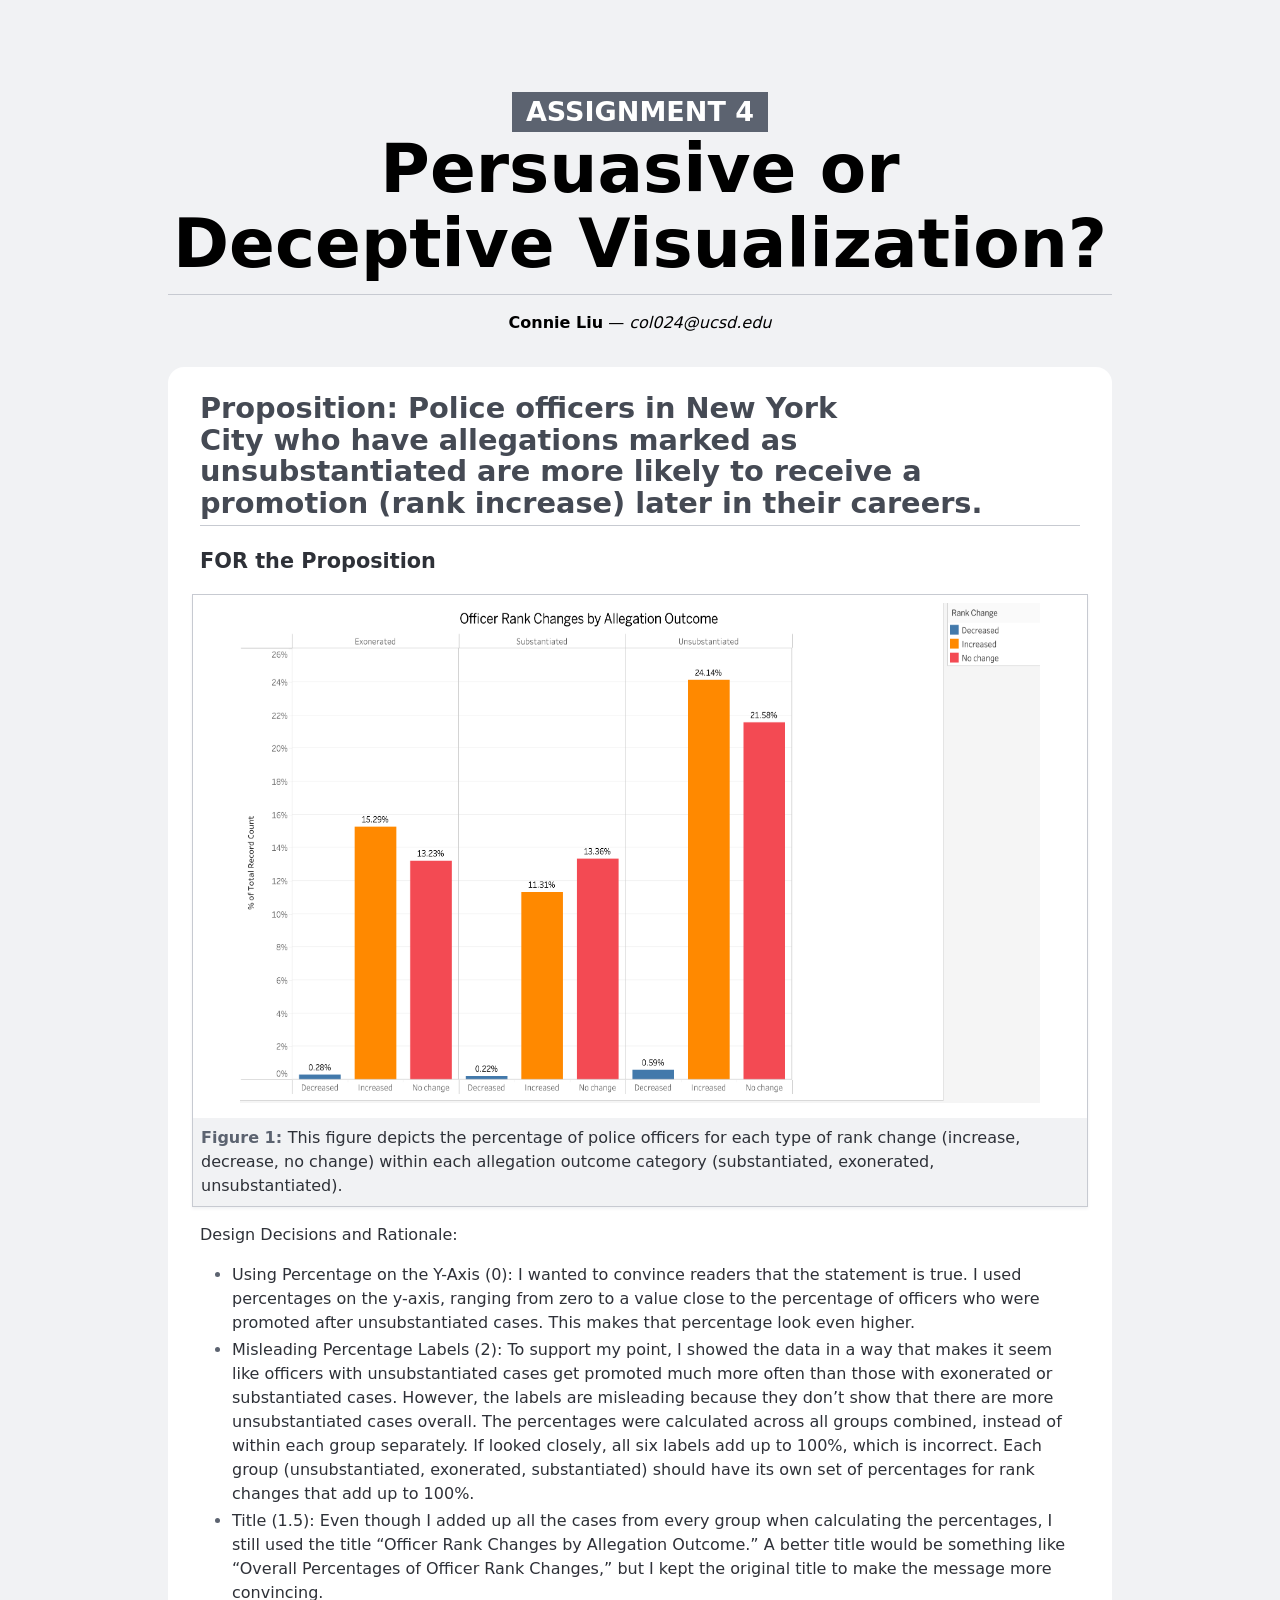
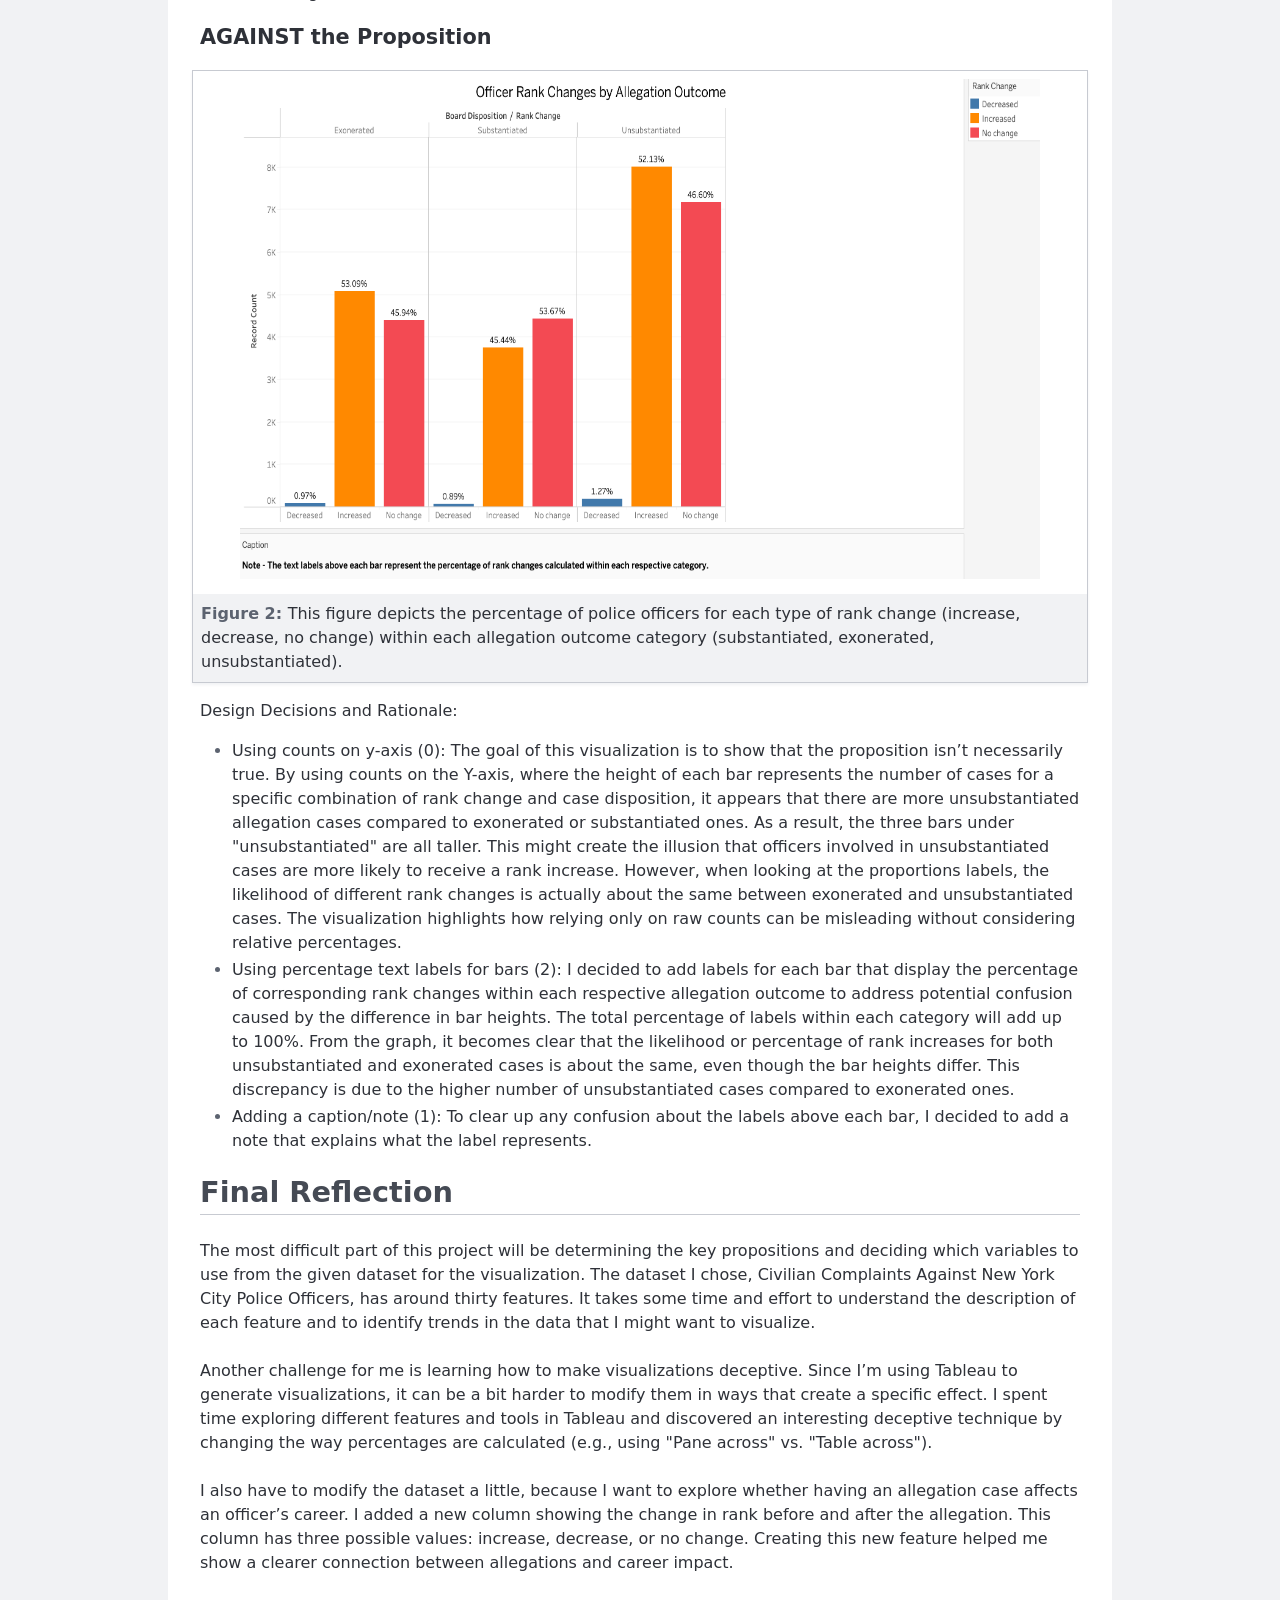
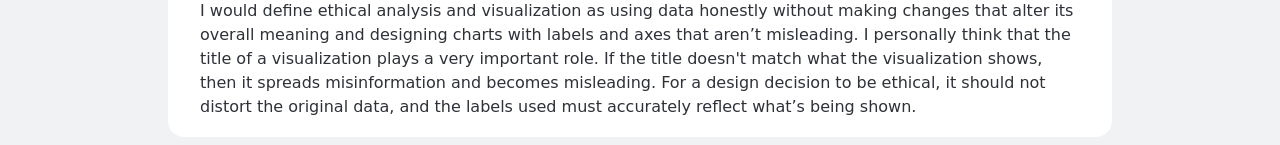
<file: index.html>
<!DOCTYPE html>
<html lang="en">
  <head>
    <title>Project 2 Report</title>
    <style>
      :root {
        --color-neutral-95: hsl(220 10% 95%);
        --color-neutral-90: hsl(220 10% 90%);
        --color-neutral-80: hsl(220 10% 80%);
        --color-neutral-70: hsl(220 10% 70%);
        --color-neutral-60: hsl(220 10% 60%);
        --color-neutral-50: hsl(220 10% 50%);
        --color-neutral-40: hsl(220 10% 40%);
        --color-neutral-30: hsl(220 10% 30%);
        --color-neutral-20: hsl(220 10% 20%);
        --color-neutral-10: hsl(220 10% 10%);
      }

      html {
        font: 100%/1.5 system-ui;
        counter-reset: figure;
        background: var(--color-neutral-95);
        max-width: min(75vw, 80em);
        margin: 0 auto;
      }

      /* Headings */

      h1,
      h2,
      h3,
      h4,
      h5,
      h6 {
        line-height: 1.1;
        font-weight: 600;
        text-wrap: balance;
      }

      h1,
      h2 {
        border-bottom: 1px solid var(--color-neutral-80);
        padding-bottom: 0.2em;
      }

      h1 {
        margin-block: 1em 0.5rem;
        font-size: clamp(2.5em, 150% + 2vh + 2vw, 10vmin);
        font-weight: 800;

        small {
          display: block;
          width: fit-content;
          padding: 0.2em 0.5em;
          margin-inline: auto;
          color: white;
          background: var(--color-neutral-40);
          font-size: 40%;
          text-transform: uppercase;
          white-space: nowrap;
        }
      }

      h2 {
        font-size: 180%;
        color: var(--color-neutral-30);
      }

      h3 {
        font-size: 130%;
      }

      /* Lists */

      ul,
      ol {
        padding-inline-start: 2em;
      }

      li {
        &::marker {
          color: var(--color-neutral-40);
        }

        + li {
          margin-top: 0.2em;
        }
      }

      /* Sectioning elements */

      header {
        padding-block: 1em;
        text-align: center;
      }

      main {
        background: white;
        color: var(--color-neutral-20);
        border-radius: 1rem;
        padding: 0.1rem 2rem;
      }

      /* Figures */

      figure {
        margin: 1em 0;
        padding: 0.5rem;
        margin-inline: -0.5em;
        border: 1px solid var(--color-neutral-80);
        box-shadow: 0 0.1em 0.2em var(--color-neutral-95);
        text-align: center;
        background: white;

        > figcaption {
          font: 500 75% var(--font-sans);
          background: var(--color-neutral-95);
          padding: 0.5rem;
          margin: -0.5rem;
          margin-top: 0.5rem;
          counter-increment: figure;
          text-align: left;

          &::before {
            content: 'Figure ' counter(figure) ': ';
            font-weight: bold;
            color: var(--color-neutral-40);
          }

          a:not(:hover, :focus, :active) {
            color: inherit;
            text-decoration: underline;
            text-decoration-color: color-mix(
              in lab,
              currentColor,
              transparent 70%
            );
          }
        }
      }
    </style>
  </head>

  <body>
    <header>
      <h1>
        <small>Assignment 4</small>
        Persuasive or Deceptive Visualization?
      </h1>

      <p><strong>Connie Liu</strong> — <em>col024@ucsd.edu</em></p>
    </header>

    <main>
      <h2>Proposition: Police officers in New York City who have allegations marked as unsubstantiated are more likely to receive a promotion (rank increase) later in their careers.</h2>

      <section>
        <h3>FOR the Proposition</h3>

        <figure>
          <img src="Screenshot 2025-04-29 at 10.57.58 PM.png" alt="" width="800" height="500"/>
          <figcaption>This figure depicts the percentage of police officers for each type of rank change (increase, decrease, no change) within each allegation outcome category (substantiated, exonerated, unsubstantiated).



          </figcaption>
        </figure>

        <p>Design Decisions and Rationale:</p>

        <ul>
          <li>Using Percentage on the Y-Axis (0):
            I wanted to convince readers that the statement is true. I used percentages on the y-axis, ranging from zero to a value close to the percentage of officers who were promoted after unsubstantiated cases. This makes that percentage look even higher.
            </li>
          <li>Misleading Percentage Labels (2):
            To support my point, I showed the data in a way that makes it seem like officers with unsubstantiated cases get promoted much more often than those with exonerated or substantiated cases. However, the labels are misleading because they don’t show that there are more unsubstantiated cases overall. The percentages were calculated across all groups combined, instead of within each group separately. If looked closely, all six labels add up to 100%, which is incorrect. Each group (unsubstantiated, exonerated, substantiated) should have its own set of percentages for rank changes that add up to 100%.
            </li>
          <li>Title (1.5):
            Even though I added up all the cases from every group when calculating the percentages, I still used the title “Officer Rank Changes by Allegation Outcome.” A better title would be something like “Overall Percentages of Officer Rank Changes,” but I kept the original title to make the message more convincing.
           </li>
        </ul>
      </section>

      <section>
        <h3>AGAINST the Proposition</h3>

        <figure>
          <img src="Screenshot 2025-04-29 at 10.24.47 PM.png" alt="" width="800" height="500"/>
          <figcaption>This figure depicts the percentage of police officers for each type of rank change (increase, decrease, no change) within each allegation outcome category (substantiated, exonerated, unsubstantiated).

          </figcaption>
        </figure>

        <p>Design Decisions and Rationale:</p>

        <ul>
          <li>Using counts on y-axis (0):
            The goal of this visualization is to show that the proposition isn’t necessarily true. By using counts on the Y-axis, where the height of each bar represents the number of cases for a specific combination of rank change and case disposition, it appears that there are more unsubstantiated allegation cases compared to exonerated or substantiated ones. As a result, the three bars under "unsubstantiated" are all taller. This might create the illusion that officers involved in unsubstantiated cases are more likely to receive a rank increase. However, when looking at the proportions labels, the likelihood of different rank changes is actually about the same between exonerated and unsubstantiated cases. The visualization highlights how relying only on raw counts can be misleading without considering relative percentages.
            </li>
          <li>Using percentage text labels for bars (2):
            I decided to add labels for each bar that display the percentage of corresponding rank changes within each respective allegation outcome to address potential confusion caused by the difference in bar heights. The total percentage of labels within each category will add up to 100%. From the graph, it becomes clear that the likelihood or percentage of rank increases for both unsubstantiated and exonerated cases is about the same, even though the bar heights differ. This discrepancy is due to the higher number of unsubstantiated cases compared to exonerated ones.
            </li>
          <li>Adding a caption/note (1):
            To clear up any confusion about the labels above each bar, I decided to add a note that explains what the label represents.
            </li>
        </ul>
      </section>

      <section>
        <h2>Final Reflection</h2>

        <p>
          The most difficult part of this project will be determining the key propositions and deciding which variables to use from the given dataset for the visualization. The dataset I chose, Civilian Complaints Against New York City Police Officers, has around thirty features. It takes some time and effort to understand the description of each feature and to identify trends in the data that I might want to visualize.<br><br>
          
          Another challenge for me is learning how to make visualizations deceptive. Since I’m using Tableau to generate visualizations, it can be a bit harder to modify them in ways that create a specific effect. I spent time exploring different features and tools in Tableau and discovered an interesting deceptive technique by changing the way percentages are calculated (e.g., using "Pane across" vs. "Table across").<br><br>
          
          I also have to modify the dataset a little, because I want to explore whether having an allegation case affects an officer’s career. I added a new column showing the change in rank before and after the allegation. This column has three possible values: increase, decrease, or no change. Creating this new feature helped me show a clearer connection between allegations and career impact.<br><br>
          
          I would define ethical analysis and visualization as using data honestly without making changes that alter its overall meaning and designing charts with labels and axes that aren’t misleading. I personally think that the title of a visualization plays a very important role. If the title doesn't match what the visualization shows, then it spreads misinformation and becomes misleading. For a design decision to be ethical, it should not distort the original data, and the labels used must accurately reflect what’s being shown.
          </p>
      </section>
    </main>
  </body>
</html>
</file>
